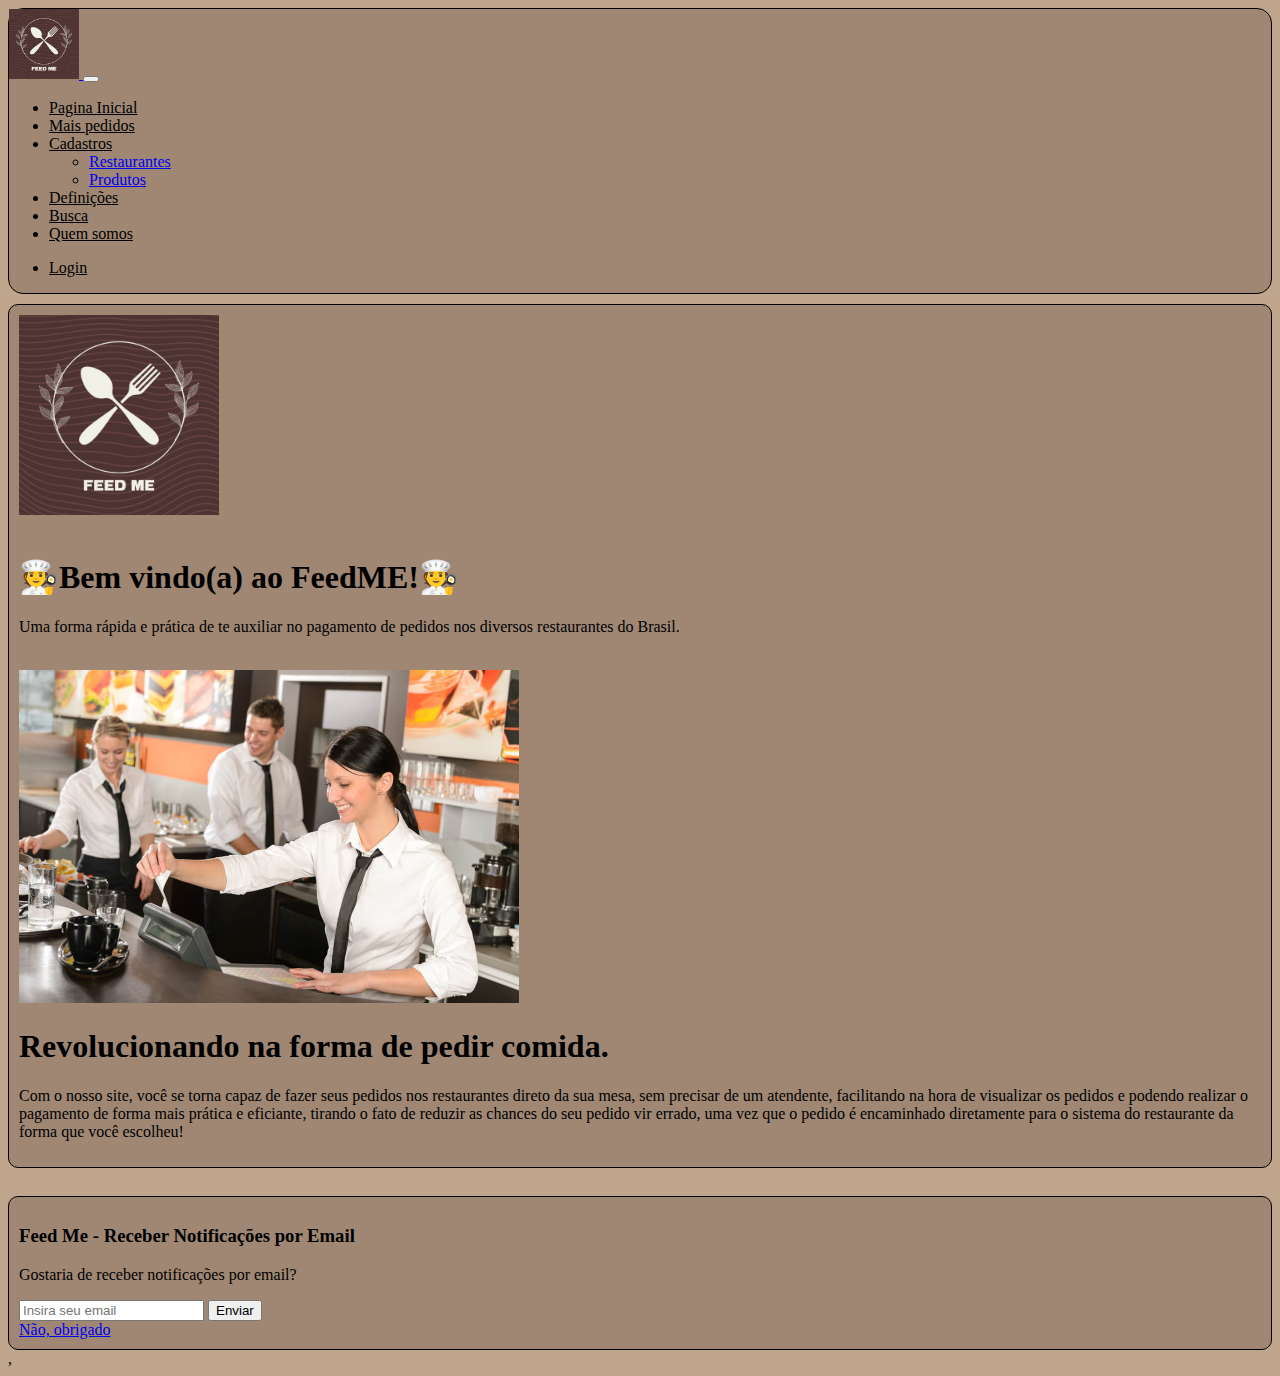
<file: codigo/feedME/index.html>
<!doctype html>
<html>

<head>
  <meta charset="UTF-8">
  <meta http-equiv="X-UA-Compatible" content="IE=edge">
  <meta name="viewport" content="width=device-width, initial-scale=1.0">
  <link href="https://cdn.jsdelivr.net/npm/bootstrap@5.2.0-beta1/dist/css/bootstrap.min.css" rel="stylesheet"
    integrity="sha384-0evHe/X+R7YkIZDRvuzKMRqM+OrBnVFBL6DOitfPri4tjfHxaWutUpFmBp4vmVor" crossorigin="anonymous">
  <link href="https://fonts.googleapis.com/css2?family=Poppins:wght@100;500;700&display=swap" rel="stylesheet">
  <!-- CSS -->
  <link rel="stylesheet" href="estilos/sytle.css">
  <!-- SCRIPT -->
  <script src="https://cdn.jsdelivr.net/npm/@popperjs/core@2.9.2/dist/umd/popper.min.js"></script>
  <script src="https://cdn.jsdelivr.net/npm/bootstrap@5.0.1/dist/js/bootstrap.min.js"
    integrity="sha384-Atwg2Pkwv9vp0ygtn1JAojH0nYbwNJLPhwyoVbhoPwBhjQPR5VtM2+xf0Uwh9KtT"
    crossorigin="anonymous"></script>
  <title>FeedME</title>
</head>

<body class="p-3 m-0 border-0 bd-example">

  <nav class="navbar navbar-expand-lg bg-body-tertiary">
    <div class="container-fluid">
      <a class="navbar-brand" href="index.html">
        <img src="imagens/imglogo.jpg" alt="Avatar Logo" style="width:70px;" class="rounded-pill">
      </a>
      <button class="navbar-toggler" type="button" data-bs-toggle="collapse" data-bs-target="#navbarNavDropdown"
        aria-controls="navbarNavDropdown" aria-expanded="false" aria-label="Toggle navigation">
        <span class="navbar-toggler-icon"></span>
      </button>
      <div class="collapse navbar-collapse justify-content-between" id="navbarNavDropdown">
        <ul class="navbar-nav">
          <li class="nav-item">
            <a class="nav-link fs-4" href="index.html" Id_traducao="PagInicial">Pagina Inicial</a>
          </li>
          <li class="nav-item">
            <a class="nav-link fs-4" href="restaurantes.html" Id_traducao="MaisPedidos">Mais pedidos</a>
          </li>
          <li class="nav-item dropdown">
            <a class="nav-link dropdown-toggle fs-4" href="#" role="button" data-bs-toggle="dropdown"
              aria-expanded="false" Id_traducao="Cadastro">
              Cadastros
            </a>
            <ul class="dropdown-menu">
              <li><a class="dropdown-item" href="AddRestaurante.html" Id_traducao="Restaurante">Restaurantes</a></li>
              <li><a class="dropdown-item" href="AddProduto.html" Id_traducao="Produtos">Produtos</a></li>
            </ul>
          </li>
          <li class="nav-item">
            <a class="nav-link fs-4" href="definicoes.html" Id_traducao="Definicoes">Definições</a>
          </li>
          <li class="nav-item">
            <a class="nav-link fs-4" href="busca.html" Id_traducao="Busca">Busca</a>
          </li>
          <li class="nav-item">
            <a class="nav-link fs-4" href="quemsomos.html" Id_traducao="QuemSomos">Quem somos</a>
          </li>
        </ul>
        <ul class="navbar-nav">
          <li class="nav-item">
            <a class="nav-link fs-4" href="login.html" Id_traducao="login">Login</a>
        </ul>
      </div>
    </div>
  </nav>

  <div class="index_container">
    <div class="container-fluid">
      <div class="row">
        <div class="subcontainer col-md-5">
        </div>
        <div class="col-md-2">
          <img src="imagens/imglogo.jpg" alt="" class="img-fluid rounded mx-auto d-block" width="200px">
        </div>
        <div class="subcontainer col-md-5">
        </div>
      </div>
    </div>
    <br>
    <h1 Id_traducao="BemVindo" class="text-center">🧑‍🍳Bem vindo(a) ao FeedME!🧑‍🍳</h1>
    <p Id_traducao="Subtexto1_Index" class="text-center fs-3 text"><i>Uma forma rápida e prática de te auxiliar no
        pagamento de pedidos nos diversos
        restaurantes do Brasil.</i></p>
    <br>
    <img src="imagens/iamgem_pagamento.jpg" alt="pagamento" class="img-fluid rounded mx-auto d-block" width="500px">
    <br>
    <h1 Id_traducao="Subtexto2_Index" class="text-center">Revolucionando na forma de pedir comida.</h1>
    <p Id_traducao="Subtexto3_Index" class="text-center fs-3 text">Com o nosso site, você se torna capaz de fazer
      seus
      pedidos nos restaurantes direto
      da sua mesa, sem precisar de um atendente, facilitando na hora de visualizar os pedidos e podendo realizar o
      pagamento de forma mais prática e eficiante, tirando o fato de reduzir as chances do seu pedido vir errado,
      uma
      vez que o pedido é encaminhado diretamente para o sistema do restaurante da forma que você escolheu!</p>
  </div><br>
  <div class="index_container">
    <footer class="bg-body-tertiary text-center py-3 footer">
        <div class="container">
            <h3 Id_traducao="foot_txt">Feed Me - Receber Notificações por Email</h3>
            <p Id_traducao="foot_txt2">Gostaria de receber notificações por email?</p>
            <form id="email-form">
                <div class="input-group mb-3">
                    <input type="email" class="form-control" id="email-input" placeholder="Insira seu email">
                    <button type="submit" class="btn btn-primary" id="submit-button">Enviar</button>
                </div>
                <a Id_traducao="nthx" class="no-email-button" href="#">Não, obrigado</a>
            </form>
        </div>
    </footer>
</div>



  <!-- SCRIPT -->
  <script src="paleta.js"></script>
  <script src="styles.json"></script>
  <script src="traducao.js"></script>,
  <script src="notificação.js"></script>
</body>

</html>
</file>
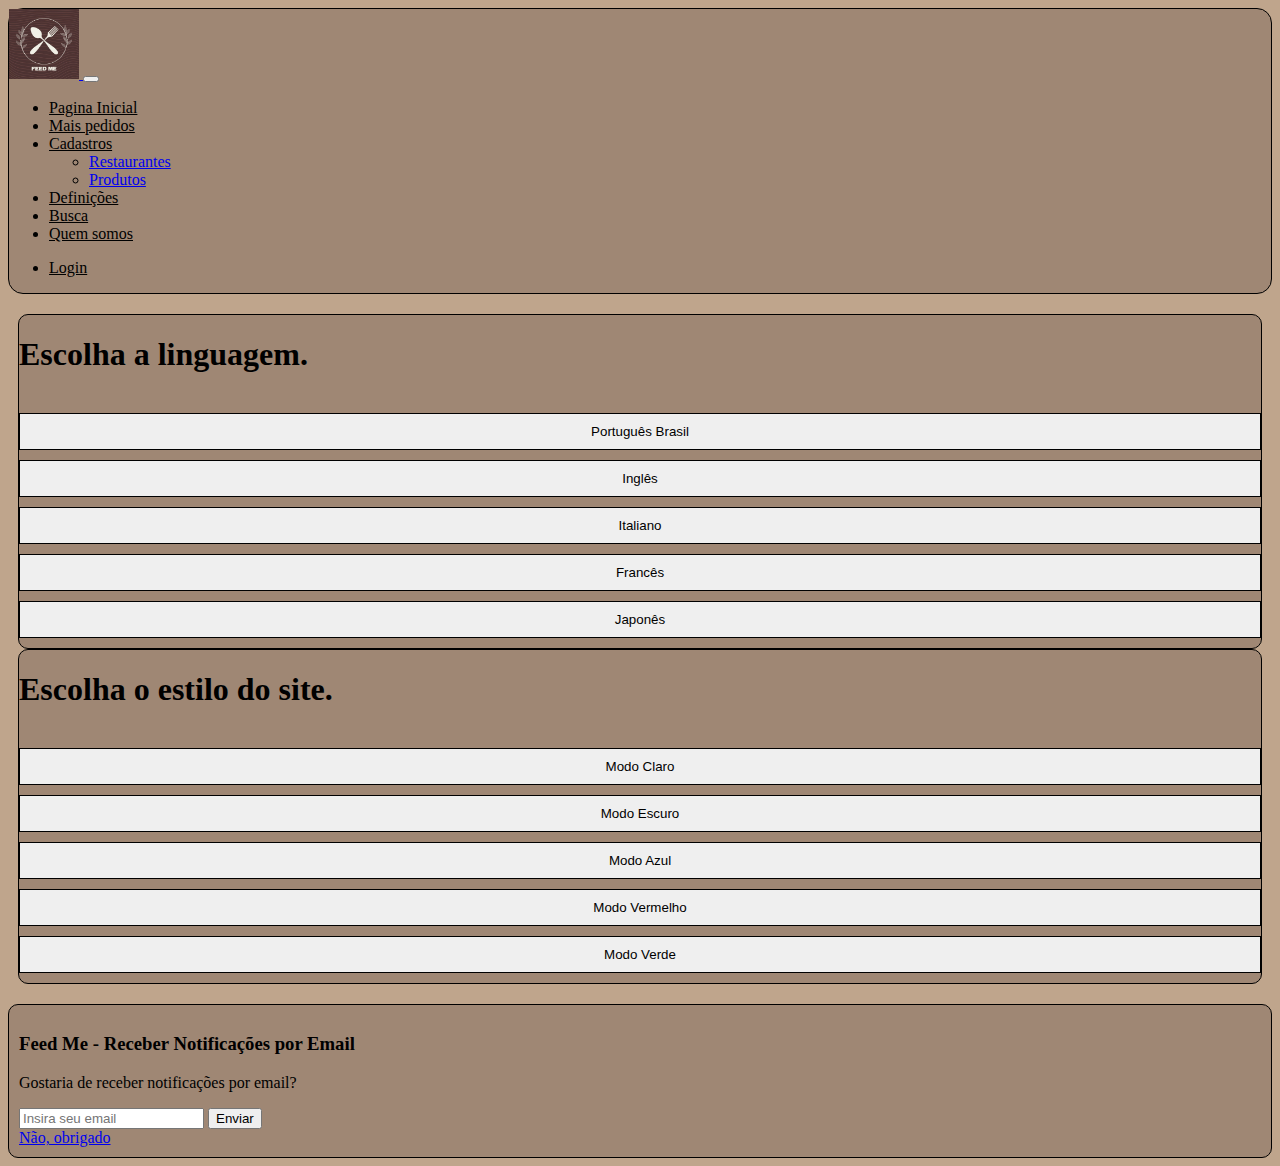
<file: codigo/feedME/definicoes.html>
<!DOCTYPE html>
<html lang="en">

<head>
    <meta charset="UTF-8">
    <meta http-equiv="X-UA-Compatible" content="IE=edge">
    <meta name="viewport" content="width=device-width, initial-scale=1.0">
    <!-- BOTSTRAP -->
    <link href="https://cdn.jsdelivr.net/npm/bootstrap@5.2.0-beta1/dist/css/bootstrap.min.css" rel="stylesheet"
        integrity="sha384-0evHe/X+R7YkIZDRvuzKMRqM+OrBnVFBL6DOitfPri4tjfHxaWutUpFmBp4vmVor" crossorigin="anonymous">
    <!-- CSS -->
    <link rel="stylesheet" href="estilos/sytle.css">
    <!-- END-->
    <link href="https://fonts.googleapis.com/css2?family=Poppins:wght@100;500;700&display=swap" rel="stylesheet">
    <script src="https://cdn.jsdelivr.net/npm/@popperjs/core@2.9.2/dist/umd/popper.min.js"></script>
    <script src="https://cdn.jsdelivr.net/npm/bootstrap@5.0.1/dist/js/bootstrap.min.js"
        integrity="sha384-Atwg2Pkwv9vp0ygtn1JAojH0nYbwNJLPhwyoVbhoPwBhjQPR5VtM2+xf0Uwh9KtT"
        crossorigin="anonymous"></script>
    <title>Definições</title>
</head>

<body class="p-3 m-0 border-0 bd-example">

  <nav class="navbar navbar-expand-lg bg-body-tertiary">
    <div class="container-fluid">
      <a class="navbar-brand" href="index.html">
        <img src="imagens/imglogo.jpg" alt="Avatar Logo" style="width:70px;" class="rounded-pill">
      </a>
      <button class="navbar-toggler" type="button" data-bs-toggle="collapse" data-bs-target="#navbarNavDropdown"
        aria-controls="navbarNavDropdown" aria-expanded="false" aria-label="Toggle navigation">
        <span class="navbar-toggler-icon"></span>
      </button>
      <div class="collapse navbar-collapse justify-content-between" id="navbarNavDropdown">
        <ul class="navbar-nav">
          <li class="nav-item">
            <a class="nav-link fs-4" href="index.html" Id_traducao="PagInicial">Pagina Inicial</a>
          </li>
          <li class="nav-item">
            <a class="nav-link fs-4" href="restaurantes.html" Id_traducao="MaisPedidos">Mais pedidos</a>
          </li>
          <li class="nav-item dropdown">
            <a class="nav-link dropdown-toggle fs-4" href="#" role="button" data-bs-toggle="dropdown"
              aria-expanded="false" Id_traducao="Cadastro">
              Cadastros
            </a>
            <ul class="dropdown-menu">
              <li><a class="dropdown-item" href="AddRestaurante.html" Id_traducao="Restaurante">Restaurantes</a></li>
              <li><a class="dropdown-item" href="AddProduto.html" Id_traducao="Produtos">Produtos</a></li>
            </ul>
          </li>
          <li class="nav-item">
            <a class="nav-link fs-4" href="definicoes.html" Id_traducao="Definicoes">Definições</a>
          </li>
          <li class="nav-item">
            <a class="nav-link fs-4" href="busca.html" Id_traducao="Busca">Busca</a>
          </li>
          <li class="nav-item">
            <a class="nav-link fs-4" href="quemsomos.html" Id_traducao="QuemSomos">Quem somos</a>
          </li>
        </ul>
        <ul class="navbar-nav">
          <li class="nav-item">
            <a class="nav-link fs-4" href="login.html" Id_traducao="login">Login</a>
        </ul>
      </div>
    </div>
  </nav>


    <div class="container px-4 defin_container">
        <div class="row gx-5">
            <div class="col">
                <div class="p-3 col_item">
                    <h1 Id_traducao="EscMod" Id_traducao="EscMod" class="heading text-center">Escolha a linguagem</h1>
                    <br>
                    <button class="translate-button" Id_traducao="Pt"></button>
                    <button class="translate-button" Id_traducao="En"></button>
                    <button class="translate-button" Id_traducao="It"></button>
                    <button class="translate-button" Id_traducao="Fr"></button>
                    <button class="translate-button" Id_traducao="Jp"></button>
                </div>
            </div>
            <div class="col">
                <div class="p-3 col_item">
                    <h1 Id_traducao="EscEst" class="heading text-center">Escolha o estilo</h1><br>
                    <button class="translate-button" Id_traducao="ModCl" onclick="carregarTema('tema-claro')">Modo
                        claro</button>
                    <button class="translate-button" Id_traducao="ModEs" onclick="carregarTema('tema-escuro')">Modo
                        escuro</button>
                    <button class="translate-button" Id_traducao="ModAz" onclick="carregarTema('tema-paleta1')">Modo
                        escuro</button>
                    <button class="translate-button" Id_traducao="ModVerm" onclick="carregarTema('tema-paleta2')">Modo
                        escuro</button>
                    <button class="translate-button" Id_traducao="ModVerd" onclick="carregarTema('tema-paleta3')">Modo
                        escuro</button>

                </div>
            </div>
        </div>
    </div>
    <div class="index_container">
      <footer class="bg-body-tertiary text-center py-3 footer">
          <div class="container">
              <h3 Id_traducao="foot_txt">Feed Me - Receber Notificações por Email</h3>
              <p Id_traducao="foot_txt2">Gostaria de receber notificações por email?</p>
              <form id="email-form">
                  <div class="input-group mb-3">
                      <input type="email" class="form-control" id="email-input" placeholder="Insira seu email">
                      <button type="submit" class="btn btn-primary" id="submit-button">Enviar</button>
                  </div>
                  <a Id_traducao="nthx" class="no-email-button" href="#">Não, obrigado</a>
              </form>
          </div>
      </footer>
  </div>

    <!-- SCRIPTS -->
    <script src="paleta.js"></script>
    <script src="styles.json"></script>
    <script src="traducao.js"></script>
</body>

</html>
</file>
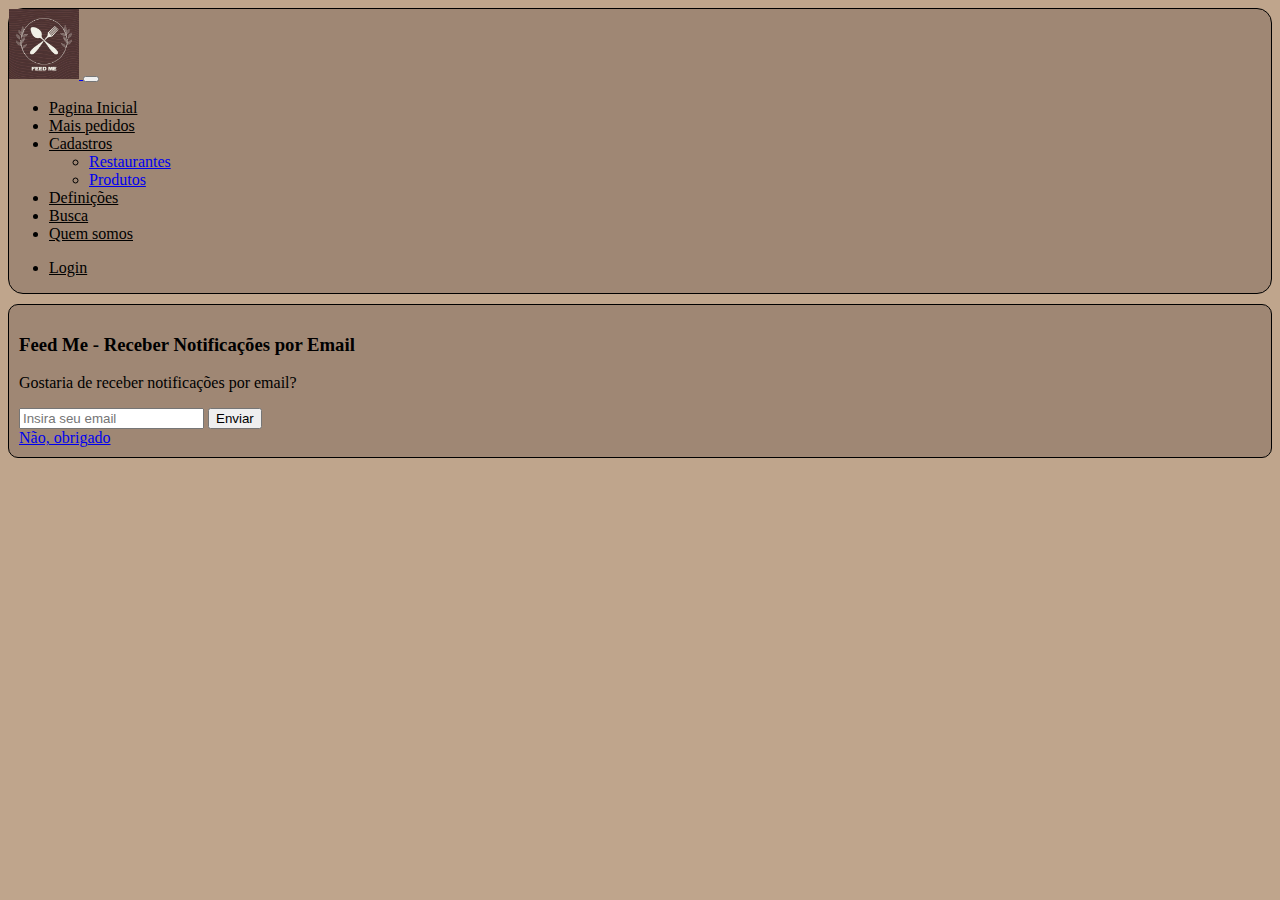
<file: codigo/feedME/perfil.html>
<!doctype html>
<html>

<head>
    <meta charset="UTF-8">
    <meta http-equiv="X-UA-Compatible" content="IE=edge">
    <meta name="viewport" content="width=device-width, initial-scale=1.0">
    <!-- BOTSTRAP -->
    <link href="https://cdn.jsdelivr.net/npm/bootstrap@5.2.0-beta1/dist/css/bootstrap.min.css" rel="stylesheet"
        integrity="sha384-0evHe/X+R7YkIZDRvuzKMRqM+OrBnVFBL6DOitfPri4tjfHxaWutUpFmBp4vmVor" crossorigin="anonymous">
    <!-- CSS -->
    <link rel="stylesheet" href="estilos/sytle.css">
    <!-- END-->
    <link href="https://fonts.googleapis.com/css2?family=Poppins:wght@100;500;700&display=swap" rel="stylesheet">
    <script src="https://cdn.jsdelivr.net/npm/@popperjs/core@2.9.2/dist/umd/popper.min.js"></script>
    <script src="https://cdn.jsdelivr.net/npm/bootstrap@5.0.1/dist/js/bootstrap.min.js"
        integrity="sha384-Atwg2Pkwv9vp0ygtn1JAojH0nYbwNJLPhwyoVbhoPwBhjQPR5VtM2+xf0Uwh9KtT"
        crossorigin="anonymous"></script>
    <title>FeedME</title>
</head>

<body class="p-3 m-0 border-0 bd-example">

  <nav class="navbar navbar-expand-lg bg-body-tertiary">
    <div class="container-fluid">
      <a class="navbar-brand" href="index.html">
        <img src="imagens/imglogo.jpg" alt="Avatar Logo" style="width:70px;" class="rounded-pill">
      </a>
      <button class="navbar-toggler" type="button" data-bs-toggle="collapse" data-bs-target="#navbarNavDropdown"
        aria-controls="navbarNavDropdown" aria-expanded="false" aria-label="Toggle navigation">
        <span class="navbar-toggler-icon"></span>
      </button>
      <div class="collapse navbar-collapse justify-content-between" id="navbarNavDropdown">
        <ul class="navbar-nav">
          <li class="nav-item">
            <a class="nav-link fs-4" href="index.html" Id_traducao="PagInicial">Pagina Inicial</a>
          </li>
          <li class="nav-item">
            <a class="nav-link fs-4" href="restaurantes.html" Id_traducao="MaisPedidos">Mais pedidos</a>
          </li>
          <li class="nav-item dropdown">
            <a class="nav-link dropdown-toggle fs-4" href="#" role="button" data-bs-toggle="dropdown"
              aria-expanded="false" Id_traducao="Cadastro">
              Cadastros
            </a>
            <ul class="dropdown-menu">
              <li><a class="dropdown-item" href="AddRestaurante.html" Id_traducao="Restaurante">Restaurantes</a></li>
              <li><a class="dropdown-item" href="AddProduto.html" Id_traducao="Produtos">Produtos</a></li>
            </ul>
          </li>
          <li class="nav-item">
            <a class="nav-link fs-4" href="definicoes.html" Id_traducao="Definicoes">Definições</a>
          </li>
          <li class="nav-item">
            <a class="nav-link fs-4" href="busca.html" Id_traducao="Busca">Busca</a>
          </li>
          <li class="nav-item">
            <a class="nav-link fs-4" href="quemsomos.html" Id_traducao="QuemSomos">Quem somos</a>
          </li>
        </ul>
        <ul class="navbar-nav">
          <li class="nav-item">
            <a class="nav-link fs-4" href="login.html" Id_traducao="login">Login</a>
        </ul>
      </div>
    </div>
  </nav>


  <div class="index_container">
    <footer class="bg-body-tertiary text-center py-3 footer">
        <div class="container">
            <h3 Id_traducao="foot_txt">Feed Me - Receber Notificações por Email</h3>
            <p Id_traducao="foot_txt2">Gostaria de receber notificações por email?</p>
            <form id="email-form">
                <div class="input-group mb-3">
                    <input type="email" class="form-control" id="email-input" placeholder="Insira seu email">
                    <button type="submit" class="btn btn-primary" id="submit-button">Enviar</button>
                </div>
                <a Id_traducao="nthx" class="no-email-button" href="#">Não, obrigado</a>
            </form>
        </div>
    </footer>
</div>
    <script src="paleta.js"></script>
    <script src="styles.json"></script>
    <script src="traducao.js"></script>
</file>
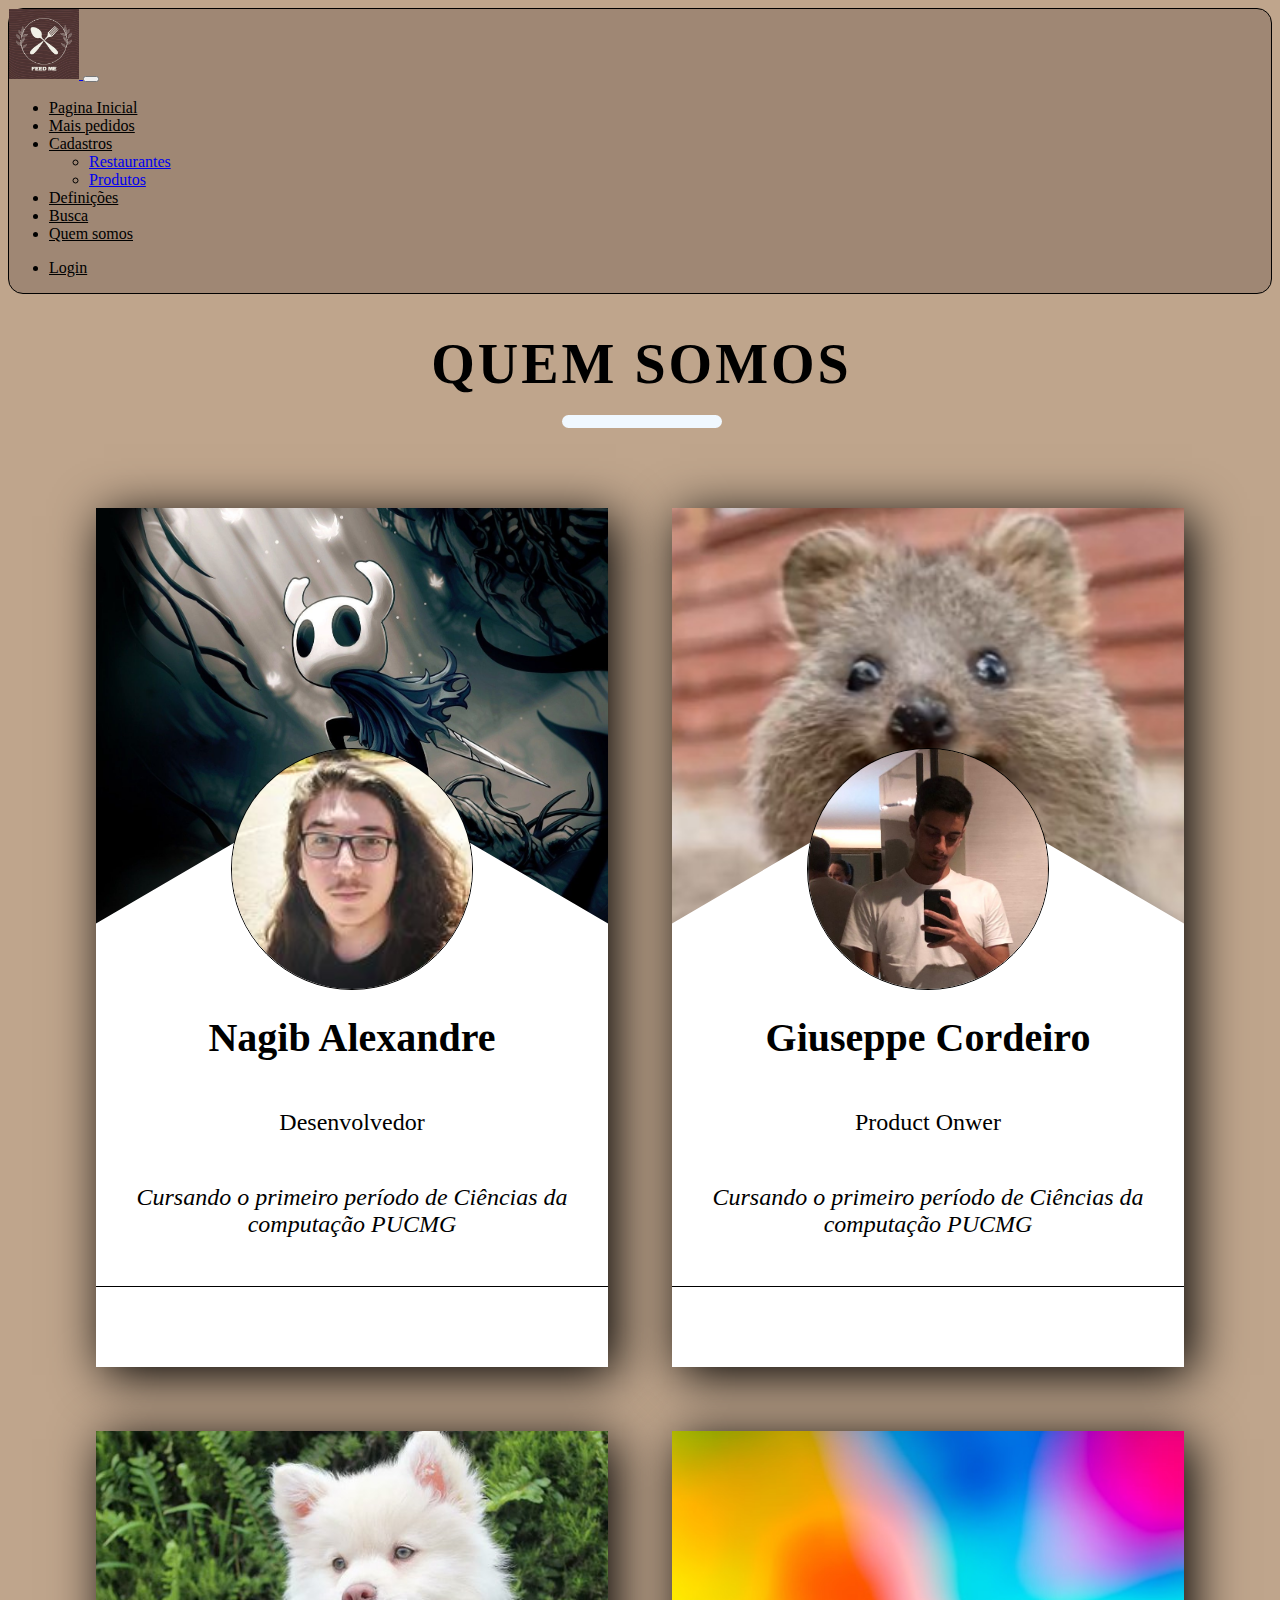
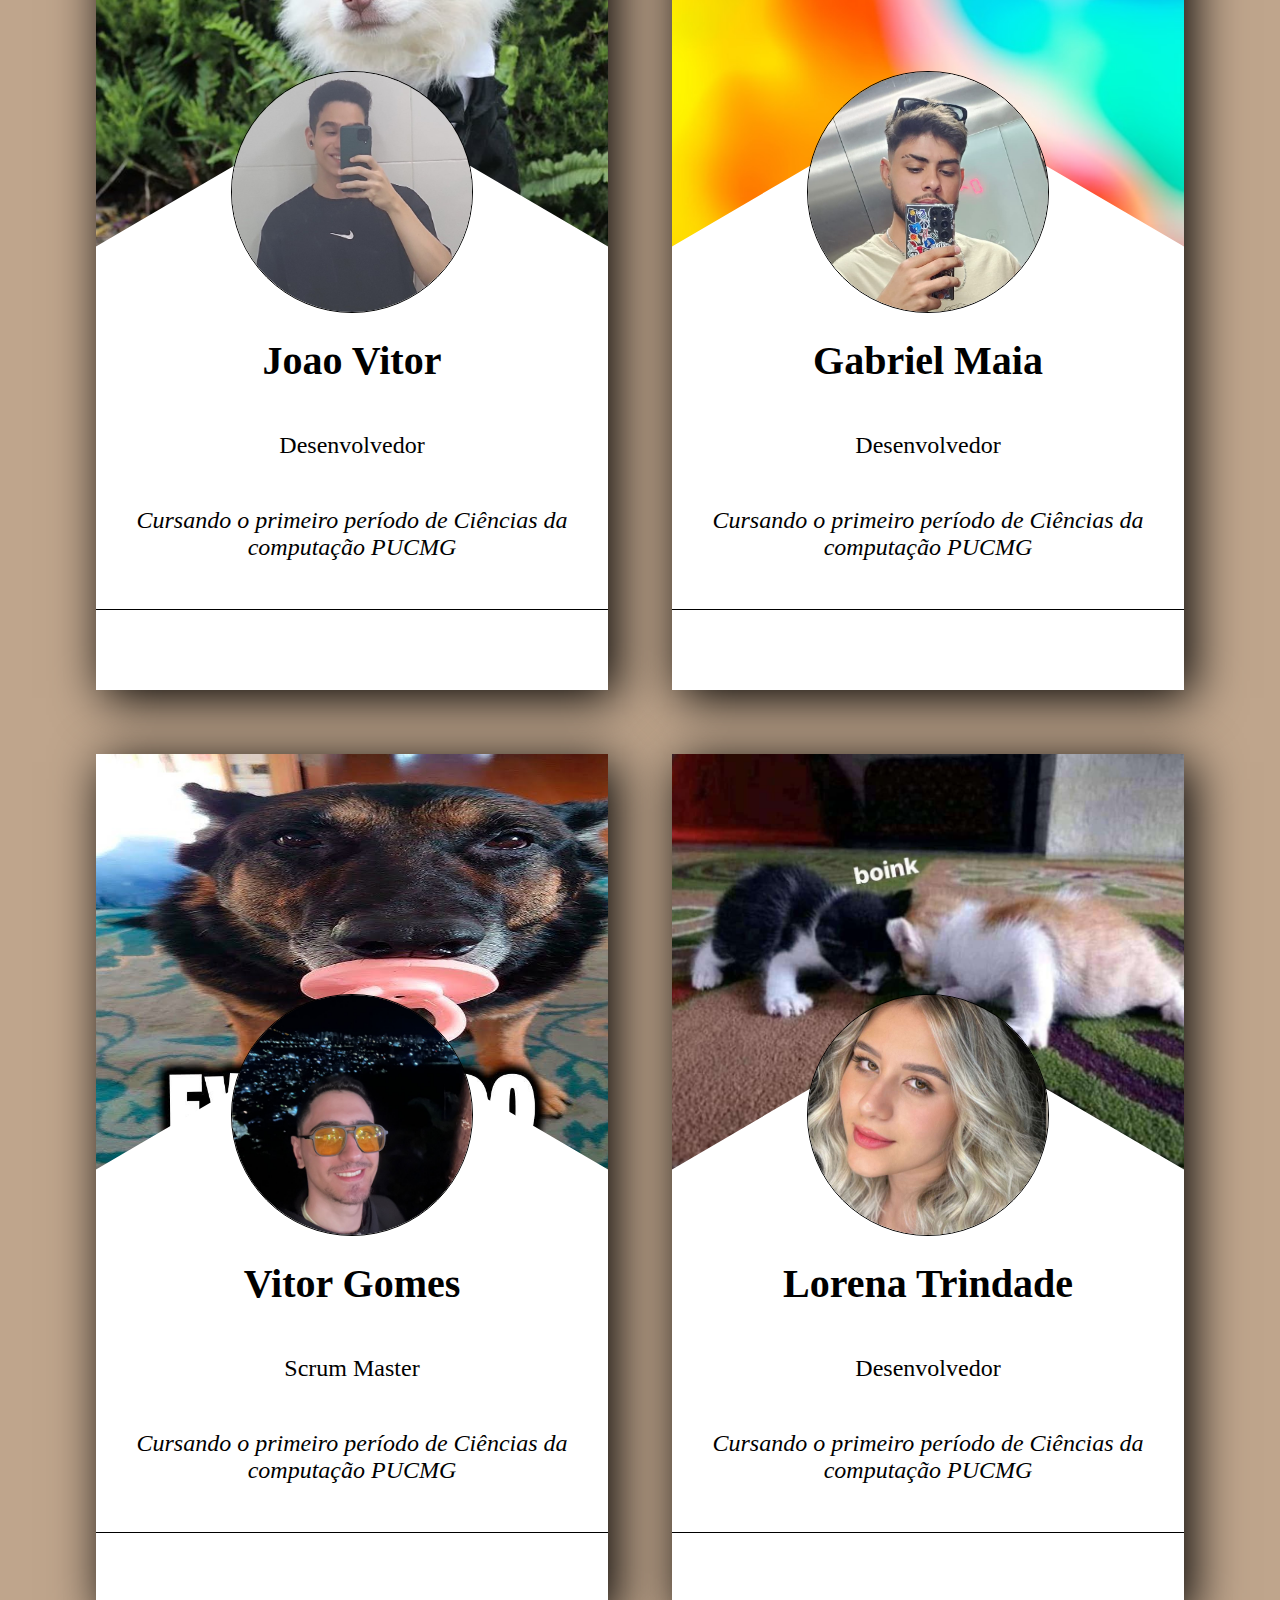
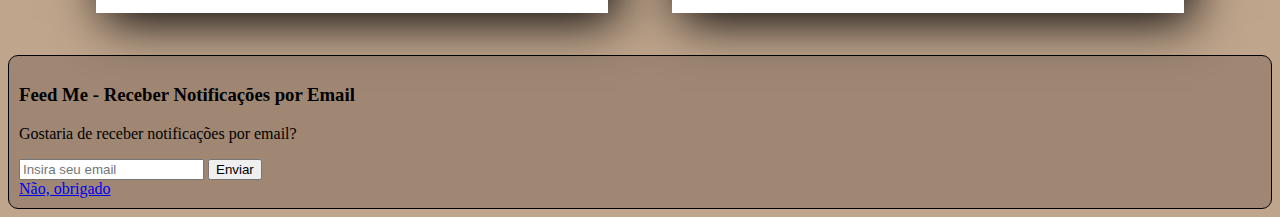
<file: codigo/feedME/quemsomos.html>
<!doctype html>
<html>

<head>
  <meta charset="UTF-8">
  <meta http-equiv="X-UA-Compatible" content="IE=edge">
  <meta name="viewport" content="width=device-width, initial-scale=1.0">
  <link href="https://cdn.jsdelivr.net/npm/bootstrap@5.2.0-beta1/dist/css/bootstrap.min.css" rel="stylesheet"
    integrity="sha384-0evHe/X+R7YkIZDRvuzKMRqM+OrBnVFBL6DOitfPri4tjfHxaWutUpFmBp4vmVor" crossorigin="anonymous">

  <!-- CSS -->
  <link rel="stylesheet" href="estilos/sytle.css">
  <link rel="stylesheet" href="estilos/style_quemsomos.css">
  <!-- JS -->
  <script src="cadastroP.js"></script>
  <!-- END -->
  <link href="https://fonts.googleapis.com/css2?family=Poppins:wght@100;500;700&display=swap" rel="stylesheet">
  <script src="https://cdn.jsdelivr.net/npm/@popperjs/core@2.9.2/dist/umd/popper.min.js"></script>
  <script src="https://cdn.jsdelivr.net/npm/bootstrap@5.0.1/dist/js/bootstrap.min.js"
    integrity="sha384-Atwg2Pkwv9vp0ygtn1JAojH0nYbwNJLPhwyoVbhoPwBhjQPR5VtM2+xf0Uwh9KtT"
    crossorigin="anonymous"></script>
  <title>FeedME</title>
</head>

<body class="p-3 m-0 border-0 bd-example">

  <nav class="navbar navbar-expand-lg bg-body-tertiary">
    <div class="container-fluid">
      <a class="navbar-brand" href="index.html">
        <img src="imagens/imglogo.jpg" alt="Avatar Logo" style="width:70px;" class="rounded-pill">
      </a>
      <button class="navbar-toggler" type="button" data-bs-toggle="collapse" data-bs-target="#navbarNavDropdown"
        aria-controls="navbarNavDropdown" aria-expanded="false" aria-label="Toggle navigation">
        <span class="navbar-toggler-icon"></span>
      </button>
      <div class="collapse navbar-collapse justify-content-between" id="navbarNavDropdown">
        <ul class="navbar-nav">
          <li class="nav-item">
            <a class="nav-link fs-4" href="index.html" Id_traducao="PagInicial">Pagina Inicial</a>
          </li>
          <li class="nav-item">
            <a class="nav-link fs-4" href="restaurantes.html" Id_traducao="MaisPedidos">Mais pedidos</a>
          </li>
          <li class="nav-item dropdown">
            <a class="nav-link dropdown-toggle fs-4" href="#" role="button" data-bs-toggle="dropdown"
              aria-expanded="false" Id_traducao="Cadastro">
              Cadastros
            </a>
            <ul class="dropdown-menu">
              <li><a class="dropdown-item" href="AddRestaurante.html" Id_traducao="Restaurante">Restaurantes</a></li>
              <li><a class="dropdown-item" href="AddProduto.html" Id_traducao="Produtos">Produtos</a></li>
            </ul>
          </li>
          <li class="nav-item">
            <a class="nav-link fs-4" href="definicoes.html" Id_traducao="Definicoes">Definições</a>
          </li>
          <li class="nav-item">
            <a class="nav-link fs-4" href="busca.html" Id_traducao="Busca">Busca</a>
          </li>
          <li class="nav-item">
            <a class="nav-link fs-4" href="quemsomos.html" Id_traducao="QuemSomos">Quem somos</a>
          </li>
        </ul>
        <ul class="navbar-nav">
          <li class="nav-item">
            <a class="nav-link fs-4" href="login.html" Id_traducao="login">Login</a>
        </ul>
      </div>
    </div>
  </nav>

  <section>
    <div class="container">
      <h1 Id_traducao="QuemSomos" class="heading">Quem somos</h1>
      <div class="card-wrapper">
        <div class="card">
          <img src="./imagens/foto-quemsomos/fundo-nagib.jpeg" alt="" class="card-img">
          <img src="./imagens/foto-quemsomos/foto-nagib.jpg" alt="" class="profile-img">
          <h1>Nagib Alexandre</h1>
          <p class="job-title">Desenvolvedor</p>
          <p class="about">Cursando o primeiro período de Ciências da computação PUCMG</p>
          <ul class="social-media">
            <li><a href="https://github.com/NagibAlexandre"><i class="fa-brands fa-github"
                  style="color: #000000;"></i></a></li>
            <li><a href="https://www.instagram.com/nagibverly/"><i class="fa-brands fa-instagram"
                  style="color: #000000;"></i></a></li>
            <li><a href="https://br.linkedin.com/in/nagib-alexandre-482365247"><i class="fa-brands fa-linkedin"
                  style="color: #000000;"></i></a></li>

          </ul>
        </div>

        <div class="card">
          <img src="./imagens/foto-quemsomos/fundo-gius.jpg" alt="" class="card-img">
          <img src="./imagens/foto-quemsomos/foto-gius.jpg" alt="" class="profile-img">
          <h1>Giuseppe Cordeiro</h1>
          <p class="job-title">Product Onwer</p>
          <p class="about">Cursando o primeiro período de Ciências da computação PUCMG</p>
          <ul class="social-media">
            <li><a href="https://github.com/giusfds"><i class="fa-brands fa-github" style="color: #000000;"></i></a>
            </li>
            <li><a href="https://www.instagram.com/juseff3s/"><i class="fa-brands fa-instagram"
                  style="color: #000000;"></i></a></li>
            <li><a href="https://www.linkedin.com/in/giuseppe-cordeiro-a10752266/"><i class="fa-brands fa-linkedin"
                  style="color: #000000;"></i></a></li>

          </ul>
        </div>

        <div class="card">
          <img src="./imagens/foto-quemsomos/fundo-jooj.jpg" alt="" class="card-img">
          <img src="./imagens/foto-quemsomos/foto-jooj.jpg" alt="" class="profile-img">
          <h1>Joao Vitor</h1>
          <p class="job-title">Desenvolvedor</p>
          <p class="about">Cursando o primeiro período de Ciências da computação PUCMG</p>
          <ul class="social-media">
            <li><a href="https://github.com/Jaummfreitas"><i class="fa-brands fa-github"
                  style="color: #000000;"></i></a></li>
            <li><a href="https://www.instagram.com/jaummfreitas/"><i class="fa-brands fa-instagram"
                  style="color: #000000;"></i></a></li>
            <li><a href="https://www.linkedin.com/in/joão-vítor-de-freitas-scarlatelli-ba266025b/"><i
                  class="fa-brands fa-linkedin" style="color: #000000;"></i></a></li>

          </ul>
        </div>

        <div class="card">
          <img src="./imagens/foto-quemsomos/fundo-maia.jpg" alt="" class="card-img">
          <img src="./imagens/foto-quemsomos/foto-maia.jpg" alt="" class="profile-img">
          <h1>Gabriel Maia</h1>
          <p class="job-title">Desenvolvedor</p>
          <p class="about">Cursando o primeiro período de Ciências da computação PUCMG</p>
          <ul class="social-media">
            <li><a href="https://github.com/MAIA606"><i class="fa-brands fa-github" style="color: #000000;"></i></a>
            </li>
            <li><a href="https://www.instagram.com/maia606zzp/"><i class="fa-brands fa-instagram"
                  style="color: #000000;"></i></a></li>
            <li><a href="https://www.linkedin.com/in/gabriel-maia-1b7750266/"><i class="fa-brands fa-linkedin"
                  style="color: #000000;"></i></a></li>

          </ul>
        </div>

        <div class="card">
          <img src="imagens/foto-quemsomos/fundo-patinha.png" alt="" class="card-img">
          <img src="imagens/foto-quemsomos/foto-patinha.png" alt="" class="profile-img">
          <h1>Vitor Gomes</h1>
          <p class="job-title">Scrum Master</p>
          <p class="about">Cursando o primeiro período de Ciências da computação PUCMG</p>
          <ul class="social-media">
            <li><a href="https://github.com/VitoMGomes"><i class="fa-brands fa-github" style="color: #000000;"></i></a>
            </li>
            <li><a href="https://www.instagram.com/vitormeiragomes/"><i class="fa-brands fa-instagram"
                  style="color: #000000;"></i></a></li>
            <li><a href="#"><i class="fa-brands fa-linkedin" style="color: #000000;"></i></a></li>

          </ul>
        </div>

        <div class="card">
          <img src="imagens/foto-quemsomos/fundo-lorena.jpeg" alt="" class="card-img">
          <img src="imagens/foto-quemsomos/foto-lorena.png" alt="" class="profile-img">
          <h1>Lorena Trindade</h1>
          <p class="job-title">Desenvolvedor</p>
          <p class="about">Cursando o primeiro período de Ciências da computação PUCMG</p>
          <ul class="social-media">
            <li><a href="https://github.com/lorena1910"><i class="fa-brands fa-github" style="color: #000000;"></i></a>
            </li>
            <li><a href="https://www.instagram.com/lo_ttrindade/"><i class="fa-brands fa-instagram"
                  style="color: #000000;"></i></a></li>
            <li><a href="https://www.linkedin.com/in/lorena-teles-trindade-619a72258/"><i class="fa-brands fa-linkedin"
                  style="color: #000000;"></i></a></li>

          </ul>
        </div>
      </div>
    </div>
  </section>

  <div class="index_container">
    <footer class="bg-body-tertiary text-center py-3 footer">
        <div class="container">
            <h3 Id_traducao="foot_txt">Feed Me - Receber Notificações por Email</h3>
            <p Id_traducao="foot_txt2">Gostaria de receber notificações por email?</p>
            <form id="email-form">
                <div class="input-group mb-3">
                    <input type="email" class="form-control" id="email-input" placeholder="Insira seu email">
                    <button type="submit" class="btn btn-primary" id="submit-button">Enviar</button>
                </div>
                <a Id_traducao="nthx" class="no-email-button" href="#">Não, obrigado</a>
            </form>
        </div>
    </footer>
</div>

  <!-- SCRIPTS -->
  <script src="paleta.js"></script>
  <script src="styles.json"></script>
  <script src="traducao.js"></script>
</file>
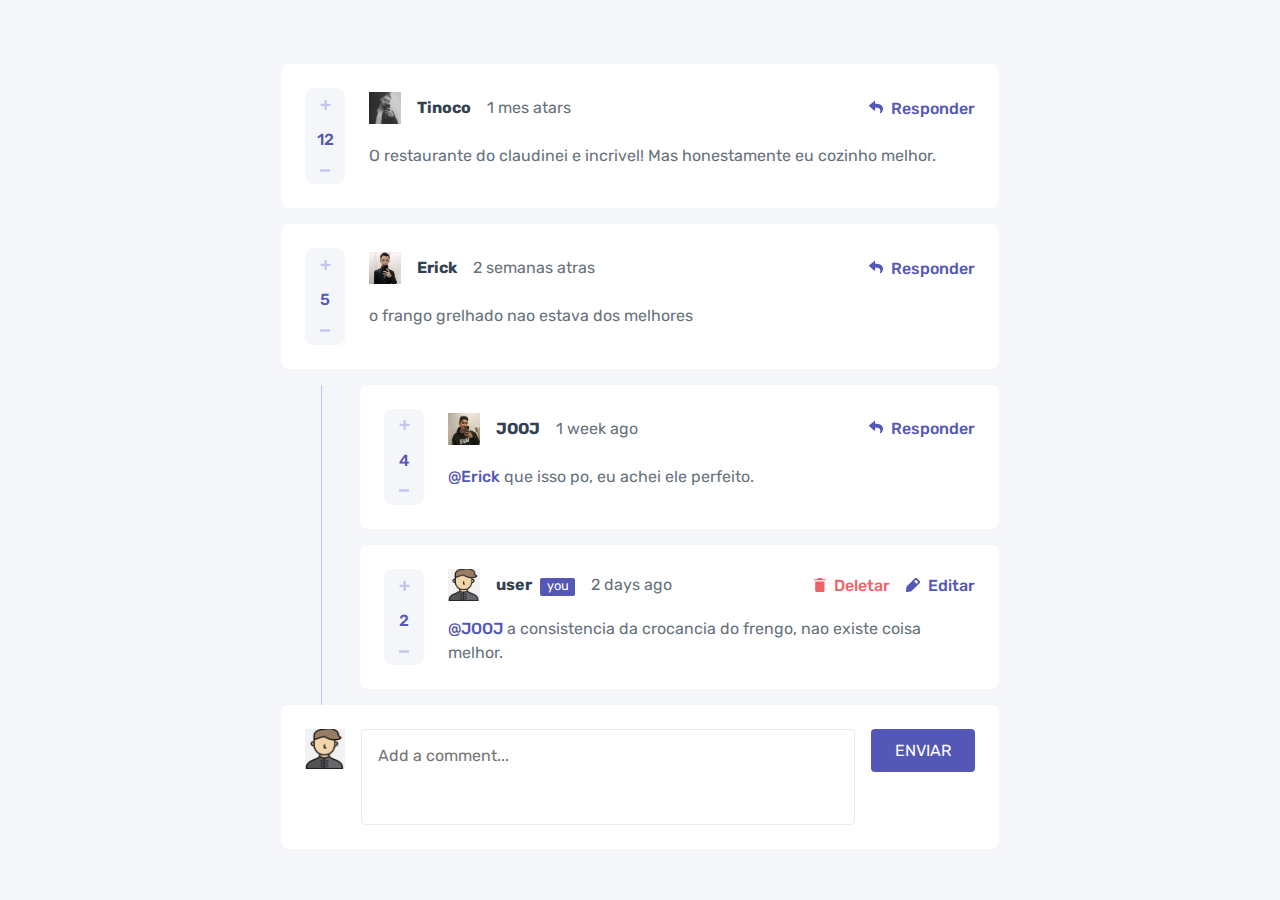
<file: codigo/feedME/comentarios/comentarios.html>
<!DOCTYPE html>
<html lang="en">
  <head>
    <meta charset="UTF-8" />
    <meta name="viewport" content="width=device-width, initial-scale=1.0" />
    <title>FeedMe Coemntarios</title>
    <link rel="stylesheet" href="./comentarios.css" />
  </head>
  <body>
    <template class="reply-input-template">
    <div class="reply-input container">
      <img src="images/avatars/image-juliusomo.webp" alt="" class="usr-img">
      <textarea class="cmnt-input" placeholder="Add a comment..."></textarea>
      <button class="bu-primary">ENVIAR</button>
    </div>
  </template>

  <template class="comment-template">
    <div class="comment-wrp">
      <div class="comment container">
        <div class="c-score">
          <img src="./images/icon-plus.svg" alt="plus" class="score-control score-plus">
          <p class="score-number">5</p>
          <img src="./images/icon-minus.svg" alt="minus" class="score-control score-minus">
        </div>
        <div class="c-controls">
          <a  class="delete"><img src="./images/icon-delete.svg" alt="delete" class="control-icon">Deletar</a>
          <a  class="edit"><img src="./images/icon-edit.svg" alt="edit" class="control-icon">Editar</a>
          <a  class="reply"><img src="./images/icon-reply.svg" alt="reply" class="control-icon">Responder</a>
        </div>
        <div class="c-user">
          <img src="./images/avatars/image-maxblagun.webp" alt="maxblagun.webp" class="usr-img">
          <p class="usr-name">erick</p>
          <p class="cmnt-at">2 semanas atras</p>    
        </div>
        <p class="c-text">
          <span class="reply-to"></span>
          <span class="c-body"></span>
        </p>
      </div>
      <div class="replies comments-wrp">
      </div>
    </div>
  </template>
<main>
  <div class="comment-section">

    <div class="comments-wrp">

    </div> 
  <div class="reply-input container">
      <img src="./images/avatars/image-juliusomo.webp" alt="juliusomo.webp" class="usr-img">
      <textarea class="cmnt-input" placeholder="Add a comment..."></textarea>
      <button class="bu-primary">ENVIAR</button>
    </div> 
  </div> 
  
  <div class="modal-wrp invisible">
    <div class="modal container">
      <h3>Deletar comentario</h3>
      <p>Voce tem certeza? mudancas assim nao poderam ser desfeitas.</p>
      <button class="yes">SIM</button>
      <button class="no">NAO</button>
    </div>
  </div>
</main>
    <script src="./comentarios.js"></script>
  </body>
</html>
</file>
<file: codigo/feedME/estilos/sytle.css>
body {
    background-color: var(--cor-de-fundo);
}


@keyframes color {
    0% {
        background: var(--a1);
    }

    20% {
        background: var(--a2);
    }

    40% {
        background: var(--a3);
    }

    60% {
        background: var(--a3);
    }

    80% {
        background: var(--a2);
    }

    100% {
        background: var(--a1);
    }
}

.navbar {
    border: 1px solid var(--cor-borda) !important;
    background-color: var(--cor-caixa) !important;
    border-radius: 15px;
}

.index_container {
    border: 1px solid var(--cor-borda);
    padding: 10px;
    margin-top: 10px;
    border-radius: 10px;
    background-color: var(--cor-caixa) !important;
}

.subcontainer {
    animation: color 5s infinite linear;
}

th,
label,
td,
tr {
    color: var(--cor-borda) !important;
}

.nav-link {
    color: var(--cor-borda);
}

.nav-link:hover {
    color: var(--cor-borda);
}

p,
h1,H3,div {
    color: var(--cor-borda) !important;
}

.col_item {
    border: 1px solid var(--cor-borda);
    background-color: var(--cor-caixa);
    border-radius: 10px;
}

.translate-button {
    border: 1px solid var(--cor-borda);
    padding: 10px;
    width: 100%;
    margin-bottom: 10px;
}

.defin_container {
    padding: 10px;
    margin-top: 10px;
    border-radius: 10px;
}

.fl_img {
    width: 10px;
}

.translate-button:hover {
    background-color: rgba(255, 255, 255, 0.322);
}

.dish-list {
    display: flex;
    flex-wrap: wrap;
    justify-content: space-between;
    flex-direction: column;
    align-items: center;
}

.dish-item {
    width: 50%;
    margin-bottom: 20px;
    background-color: #fffff0;
    padding: 10px;
    box-shadow: 0 0 10px rgba(0,0,0,0.1);
    border-radius: 10px;
    text-align: center;
    cursor: pointer;
    display: flex;
    align-items: center;
    justify-content: space-between;
}

.dish-item .dish-details {
    width: 50%;
}

.dish-item h2 {
    font-size: 1.2em;
    margin-bottom: 10px;
    color: #B22222;
}

.dish-item img {
    width: 250px; 
    height: 250px;
    object-fit: cover;
    border-radius: 50%;
}

.dish-item p {
    margin-bottom: 10px;
    color: #333333;
}

.dish-item .rating {
    background-color: #B22222;
    color: #ffffff;
    padding: 5px 10px;
    border-radius: 5px;
    display: inline-block;
}
</file>
<file: codigo/feedME/estilos/style_quemsomos.css>
.heading{
    text-transform: uppercase;
    font-size: 3.5rem;
    letter-spacing: 3px;
    margin-right: -3px;
    margin-bottom: 5rem;
    text-align: center;
    position: relative;
}

.heading::after{
    content: "";
    width: 10rem;
    height: .8rem;
    background-color: aliceblue;
    position: absolute;
    bottom: -2rem;
    left: 50%;
    transform: translateX(-50%);
    border-radius: 2rem;
}

.card-wrapper{
    display: flex;
    align-items: center;
    align-content: center;
    flex-direction: column;
}

.card{
    width: 32rem;
    background-color: var(--cor-qmsomos);
    display: flex;
    flex-direction: column;
    align-items: center;
    justify-content: center;
    margin: 2rem 0;
    box-shadow: .5rem .5rem 3rem;
}

.card .card-img{
    width: 100%;
    height: 26rem;
    object-fit: cover;
    -webkit-clip-path: polygon(50% 0%, 100% 0, 100% 100%, 100% 100%, 100% 100%, 50% 64%, 0 100%, 0 100%, 0 100%, 0 0);
    clip-path: polygon(50% 0%, 100% 0, 100% 100%, 100% 100%, 100% 100%, 50% 64%, 0 100%, 0 100%, 0 100%, 0 0);
}

.profile-img{
    width: 15rem;
    height: 15rem;
    object-fit: cover;
    border-radius: 50%;
    margin-top: -11rem;
    z-index: 99999;
    border: 1px solid black;
}

.card h1{
    font-size:2.5rem;
    margin: 1.5rem 0;;
}

.job-title{
    font-size:1.5rem;
}

.about{
    font-size:1.5rem;
    margin: 1.5rem 0;
    font-style: italic;
    text-align: center;
}

.social-media{
    width: 100%;
    list-style: none;
    display: flex;
    justify-content: space-evenly;
    padding: 2rem 0;
    margin-top: 1.5rem;
    border-top: 1px solid black;
}

.social-media i{
    font-size: 3rem;
}

@media screen and (min-width: 700px){
    .card-wrapper{
        flex-direction: row;
        flex-wrap: wrap;
        justify-content: center;
        align-items: center;
    }

    .card{
        margin: 2rem;
    }
}
</file>
<file: codigo/feedME/comentarios/comentarios.css>
@import url("https://fonts.googleapis.com/css2?family=Rubik:wght@400;500;600&display=swap");
:root {
  --Moderate-blue: hsl(238, 40%, 52%);
  --Soft-Red: hsl(358, 79%, 66%);
  --Light-grayish-blue: hsl(239, 57%, 85%);
  --Pale-red: hsl(357, 100%, 86%);

  --Dark-blue: hsl(212, 24%, 26%);
  --Grayish-Blue: hsl(211, 10%, 45%);
  --Light-gray: hsl(223, 19%, 93%);
  --Very-light-gray: hsl(228, 33%, 97%);
  --White: hsl(0, 0%, 100%);
}
* {
  padding: 0;
  margin: 0;
  box-sizing: border-box;
  font-family: "Rubik", sans-serif;
  font-size: 16px;
}
p{
    line-height: 1.5;
}
body{
    height: 100%;
    width: 100%;
    padding-top: 3rem;
    background-color: var(--Very-light-gray);
}
a{
    cursor: pointer;
    text-decoration: none;
    font-weight: 500;
}
button{
    cursor: pointer;
}
button:hover{
    filter: saturate(80%);
}
.bu-primary{
    background-color: var(--Moderate-blue);
    color: var(--White);
    border: none;
    padding: .75rem 1.5rem;
    border-radius: 4px;
}
.comment-section{
    padding: 0 1rem;
}
.container{
    border-radius: 8px;
    padding: 1.5rem;
    background-color: var(--White);
}
.comments-wrp {
    display: flex;
    flex-direction: column;
}
.comment-section{
    max-width: 75ch;
    margin: auto;
    margin-top: 1rem;
}
.comment{
    margin-bottom: 1rem;
    display: grid;
    grid-template-areas: 
        "score user controls"
        "score comment comment"
        "score comment comment"
    ;
    grid-template-columns: auto 1fr auto;
    gap: 1.5rem;
    row-gap: 1rem;
    color: var(--Grayish-Blue);
}

.c-score{
    color: var(--Moderate-blue);
    font-weight: 500;
    grid-area: score;
    display: flex;
    align-items: center;
    flex-direction: column;
    gap: 1rem;
    padding: .75rem;
    padding-top: .5rem;
    width: 1rem;
    box-sizing: content-box;
    background-color: var(--Very-light-gray);
    border-radius: 8px;
    align-self: flex-start;
}
.score-control{
    width: 100%;
    cursor: pointer;
    object-fit: scale-down;
}
.c-text{
    grid-area: comment;
    width: 100%;
}
.c-user{
    width: 100%;
    grid-area: user;
    display: flex;
    gap: 1rem;
    align-items: center;
}

.usr-name{
    color: var(--Dark-blue);
    font-weight: 700;
}
.usr-img{
    height: 2rem;
    width: 2rem;
}

.c-controls{
    display: flex;
    gap: 1rem;
    color: var(--Moderate-blue);
    grid-area: controls;
    align-self: center;
    justify-self: flex-end;
}
.c-controls a{
    align-items: center;
}
.edit , .reply{
    color: var(--Moderate-blue);
}
.edit{
    display: none;
}
.delete{
    color: var(--Soft-Red);
    display: none;
}
.control-icon{
    margin-right: .5rem;
}

.replies{
    display: flex;
    margin-left: 2.5rem;
    padding-left: 2.4rem;
    border-left: 1px solid var(--Light-grayish-blue);
}

.reply-to{
    color: var(--Moderate-blue);
    font-weight: 500;
}

.reply-input{
    display: grid;
    margin-bottom: 1rem;
    grid-template-areas: "avatar input button";
    grid-template-columns: min-content auto min-content;
    justify-items: center;
    gap: 1rem;
    min-height: 9rem;
}
.reply-input img{
    grid-area: avatar;
    height: 2.5rem;
    width: 2.5rem;
}
.reply-input button{
    grid-area: button;
    align-self: flex-start;
}
.reply-input textarea{
    grid-area: input;
    padding: 1rem;
    width: 100%;
    border: 1px solid var(--Light-gray);
    border-radius: 4px;
    resize: none;
}

.this-user .usr-name::after{
    font-weight: 400;
    content: "you";
    color: var(--White);
    background-color: var(--Moderate-blue);
    padding: 0 .4rem;
    padding-bottom: .2rem;
    font-size: .8rem;
    margin-left: .5rem;
    border-radius: 2px;
}

.this-user .reply{
    display: none;
}
.this-user .edit , .this-user .delete{
    display: flex;
}

@media screen and (max-width:640px) {
    .container{
        padding: .75rem;
    }
    .replies{
        padding-left: 1rem;
        margin-left: .5rem;
    }
    .comment{
        grid-template-areas: 
            "user user user"
            "comment comment comment"
            "score ... controls"
        ;

        gap: .5rem;
    }
    .c-score{
        flex-direction: row;
        width: auto;
    }
    .reply-input{
        grid-template-areas: 
            "input input input"
            "avatar ... button"
        ;
        grid-template-rows: auto min-content;
        align-items: center;
        gap: .5rem;
    }
    .reply-input img{
        height: 2rem;
        width: 2rem;
    }
    .reply-input textarea{
        height: 6rem;
        padding: .5rem;
        align-self: stretch;
    }
}


.modal-wrp{
    position: fixed;
    top: 0;
    left: 0;
    height: 100%;
    width: 100%;
    display: flex;
    align-items: center;
    justify-content: center;
    background-color: rgba(0,0,0,.3);
}

.modal{
    padding: 1.5rem;
    max-width: 32ch;
    display: grid;
    gap: 1rem;
    grid-template-areas: 
    "heading heading"
    "body body"
    "no yes";
}

.invisible{
    display: none;
}

.modal h3{
    grid-area: heading;
    color: var(--Dark-blue);
}
.modal button{
    color: var(--White);
    padding: .75rem;
    border-radius: 8px;
    border: none;
    font-weight: 500;
}
.modal p{
    grid-area: body;
    color: var(--Grayish-Blue);
    line-height: 1.5;
}
.modal .yes{
    grid-area: yes;
    background-color: var(--Soft-Red);
}
.modal .no{
    background-color: var(--Grayish-Blue);
    grid-area: no;
}
</file>
